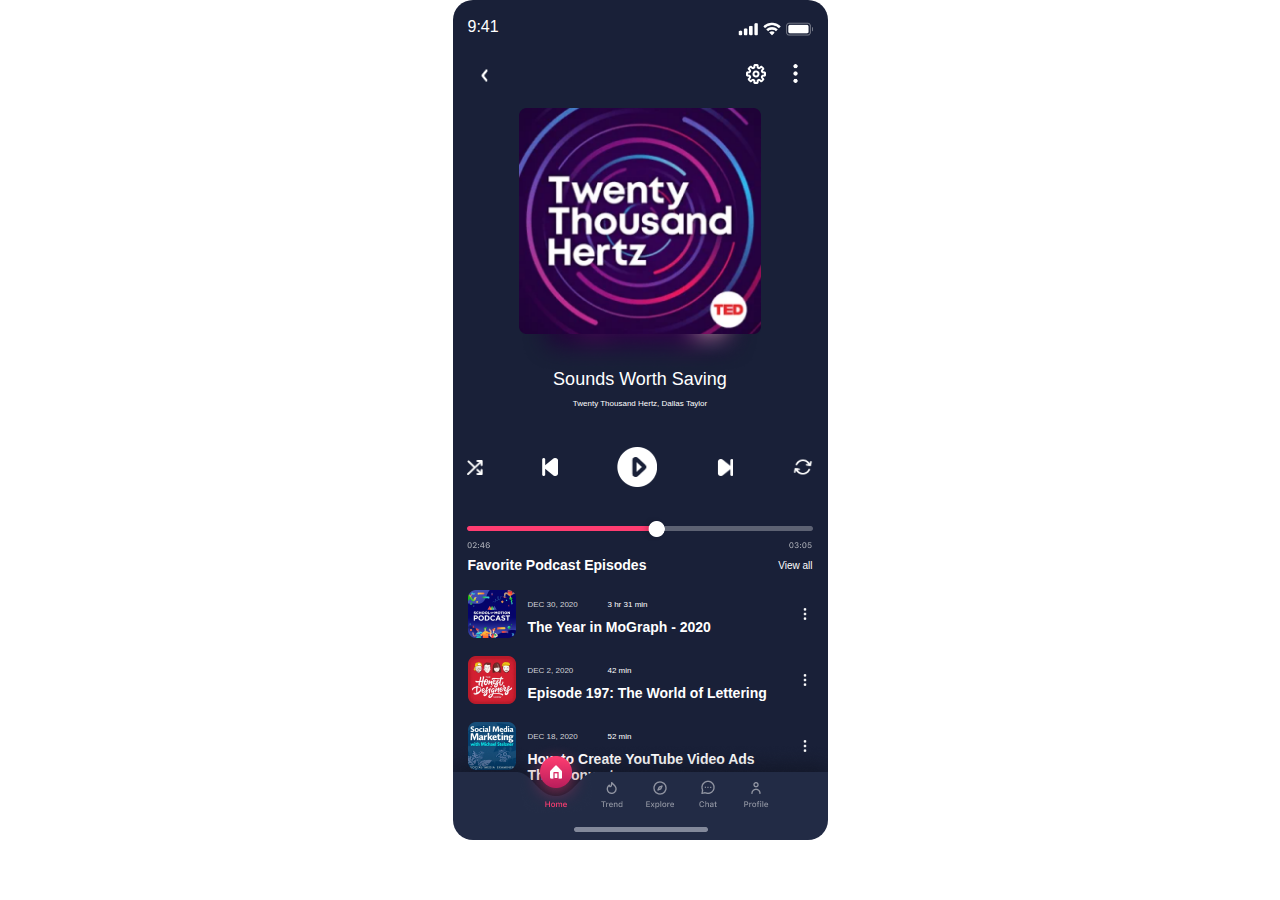
<file: index.html>
<!DOCTYPE html>
<html lang="en">
  <head>
    <meta charset="UTF-8" />
    <meta name="viewport" content="width=device-width, initial-scale=1.0" />
    <title>Grid</title>
    <link rel="stylesheet" href="style.css" />
    <!-- <link rel="regular" href="files/font/SFPRODISPLAYREGULAR.OTF" /> -->
    <!-- <link rel="bold" href="files/font/SFPRODISPLAYBOLD.OTF" /> -->
  </head>
  <body>
    <div id="container">
      <header>
        <section id="icons1">
          <p>9:41</p>
          <img src="files/icons.png" alt="" width="75px" />
        </section>
        <section id="icons2">
          <img src="files/herow.png" alt="" width="24px" />
          <div>
            <img src="files/setting.png" alt="" />
            <img src="files/3 points.png" alt="" width="25px" />
          </div>
        </section>
      </header>
      <main>
        <img id="img1" src="files/shadow.png" alt="" width="100%" />
        <img id="img2" src="files/mainImage.png" alt="" width="100%" />
        <section id="grid" class="grid">
          <h1 class="grid">Sounds Worth Saving</h1>
          <p class="grid">Twenty Thousand Hertz, Dallas Taylor</p>
          <img id="icon1" class="grid" src="files/icon1.png" alt="" />
          <img id="icon2" class="grid" src="files/icon2.png" alt="" />
          <img id="icon3" class="grid" src="files/icon3.png" alt="" />
          <img id="icon4" class="grid" src="files/icon4.png" alt="" />
          <img id="icon5" class="grid" src="files/icon5.png" alt="" />
          <img id="icon6" class="grid" src="files/icon6.png" alt="" />
        </section>
        <section id="titleList">
          <h4>Favorite Podcast Episodes</h4>
          <p>View all</p>
        </section>
        <aside>
          <section class="list">
            <div class="item">
              <img id="img" src="files/soundList1.png" alt="" />
              <p id="date">DEC 30, 2020</p>
              <p id="time">3 hr 31 min</p>
              <h5>The Year in MoGraph - 2020</h5>
            </div>
            <img id="points" src="files/3 points.png" alt="" />
          </section>
          <section class="list">
            <div class="item">
              <img id="img" src="files/soundList2.png" alt="" />
              <p id="date">DEC 2, 2020</p>
              <p id="time">42 min</p>
              <h5>Episode 197: The World of Lettering</h5>
            </div>
            <img id="points" src="files/3 points.png" alt="" />
          </section>
          <section class="list">
            <div class="item">
              <img id="img" src="files/soundList3.png" alt="" />
              <p id="date">DEC 18, 2020</p>
              <p id="time">52 min</p>
              <h5>How to Create YouTube Video Ads That Convert</h5>
            </div>
            <img id="points" src="files/3 points.png" alt="" />
          </section>
        </aside>
        <footer>
          <img src="files/bgFooter.png" alt="">
        </footer>
      </main>
    </div>
  </body>
</html>
</file>
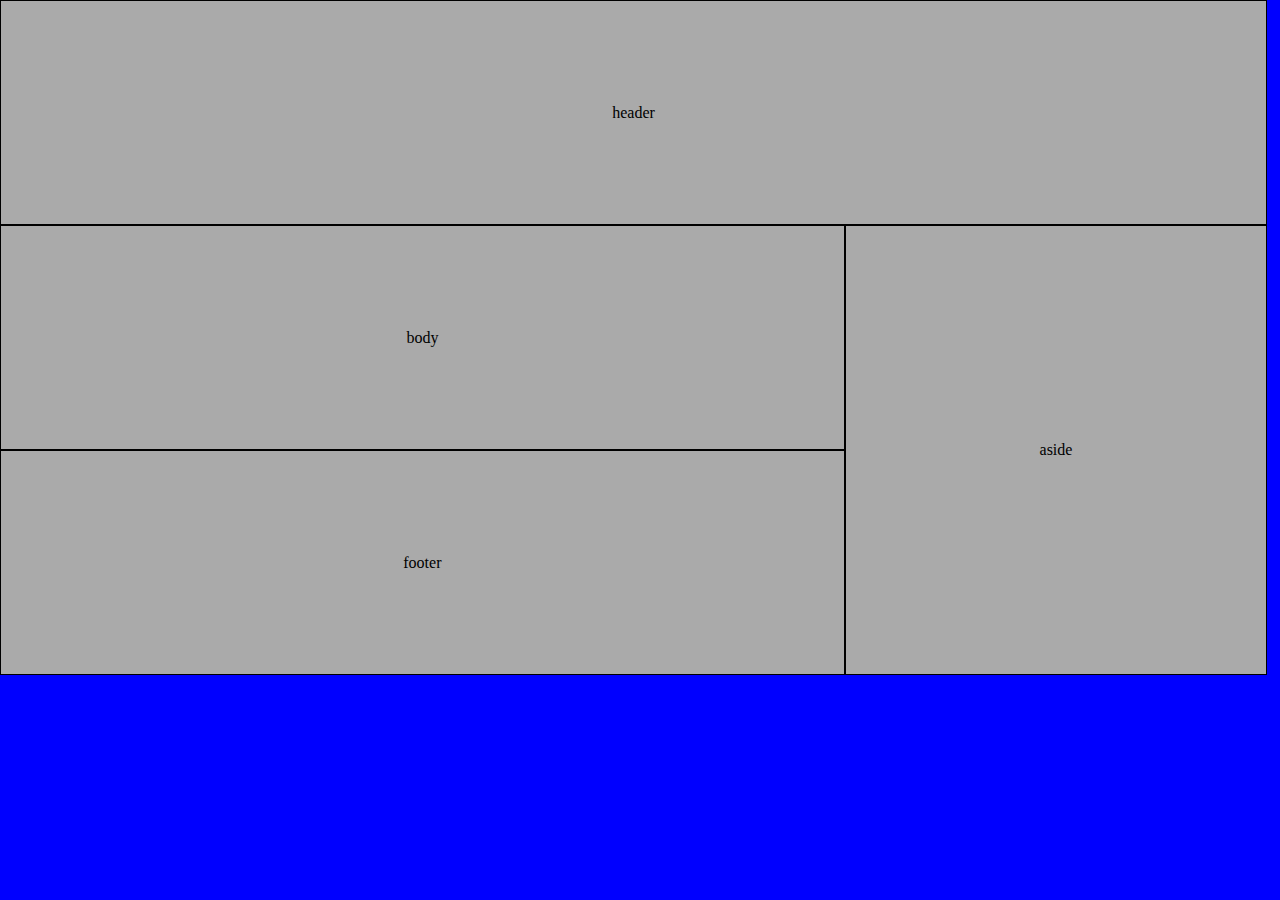
<file: try.html>
<!DOCTYPE html>
<html lang="en">
<head>
    <meta charset="UTF-8">
    <meta name="viewport" content="width=device-width, initial-scale=1.0">
    <title>Grid</title>
    <link rel="stylesheet" href="try.css">
</head>
<body>        
        <header class="bg">
            header
        </header>
        <main class="bg">
            body
        </main>
        <aside class="bg">
            aside
        </aside>
        <footer class="bg">
            footer
        </footer>
</body>
</html>
</file>
<file: style.css>
* {
  box-sizing: border-box;
  margin: 0;
  padding: 0;
  font-family: "SF Pro Display", sans-serif;
  color: #fff;
}
#container {
  height: 812px;
  width: 375px;
  background-color: #192038;
  margin: auto;
  border-radius: 20px;
  padding: 12px 15px;
}
#icons1 {
  display: flex;
  justify-content: space-between;
  align-items: end;
  font-family: "SF Pro Display", sans-serif;
}
#icons2 {
  display: flex;
  justify-content: space-between;
}
#icons2 img {
  margin: 25px 5px;
}
main {
  display: flex;
  flex-direction: column;
  align-items: center;
  justify-content: center;
  margin: 10px 0;
}
#img1 {
  width: 70%;
}
#img2 {
  width: 70%;
  margin-top: -265px;
  margin-bottom: 35px;
}
/* .grid {
  border: 1px solid red;
} */
#grid {
  display: grid;
  grid-template-areas: "h1 h1 h1 h1 h1" "p p p p p" "icon1 icon2 icon3 icon4 icon5" "icon6 icon6 icon6 icon6 icon6";
  grid-template-columns: 75px 75px 100px 75px;
  grid-template-rows: 30px 28px 80px 50px;
  justify-content: center;
}
#grid > h1 {
  font-size: 18px;
  font-weight: 500;
  grid-area: h1;
  justify-self: center;
}
#grid > p {
  font-size: 8px;
  grid-area: p;
  justify-self: center;
}
#icon1 {
  grid-area: icon1;
  align-self: center;
  width: 16.12px;
}
#icon2 {
  grid-area: icon2;
  align-self: center;
  width: 15.86px;
}
#icon3 {
  grid-area: icon3;
  align-self: center;
  width: 40.29px;
}
#icon4 {
  grid-area: icon4;
  align-self: center;
  width: 15.86px;
}
#icon5 {
  grid-area: icon5;
  align-self: center;
  width: 21.15px;
}
#icon6 {
  grid-area: icon6;
  align-self: center;
  width: 100%;
}
#titleList {
  width: 100%;
  display: flex;
  align-items: center;
  justify-content: space-between;
}
#titleList > h4 {
  font-size: 14px;
}
#titleList > p {
  font-size: 10px;
}
aside {
  width: 100%;
}
.list {
  display: flex;
  justify-content: space-between;
  margin-top: 16px;
  align-items: center;
}
.item {
  display: grid;
  grid-template-areas: "img date time" "img h5 h5";
  grid-template-columns: 60px 80px 170px;
  grid-template-rows: 30px 20px;
  align-items: center;
}
.list #img {
  grid-area: img;
  width: 48px;
}
.list #date {
  grid-area: date;
  font-size: 8px;
  color: rgba(255, 255, 255, 0.8);
}
.list #time {
  grid-area: time;
  font-size: 8px;
}
.list h5 {
  grid-area: h5;
  font-size: 14px;
  align-self: self-start;
}
.list #points {
  width: 16px;
}
footer {
    margin-top: -30px;
}
footer img {
  border-bottom-left-radius: 20px;
  border-bottom-right-radius: 20px;
}
</file>
<file: try.css>
* {
    box-sizing: border-box;
    margin: 0;
    padding: 0;
}
body {
    /* border: 1px solid red; */
    background-color: blue;
    display: grid;
    grid-template-areas: "header header header" "body body aside" "footer footer aside";
    grid-template-columns: repeat(4, 33vw);
    grid-template-rows: repeat(4, 25vh);
}
.bg {
    background-color: #aaa;
    border: 1px solid black;
    display: flex;
    align-items: center;
    justify-content: center;
}
header {
    grid-area: header;
    /* justify-self: center; */
    /* align-self: self-end; */
}
main {
    grid-area: body;
}
aside {
    grid-area: aside;
}
footer {
    grid-area: footer;
}
</file>
